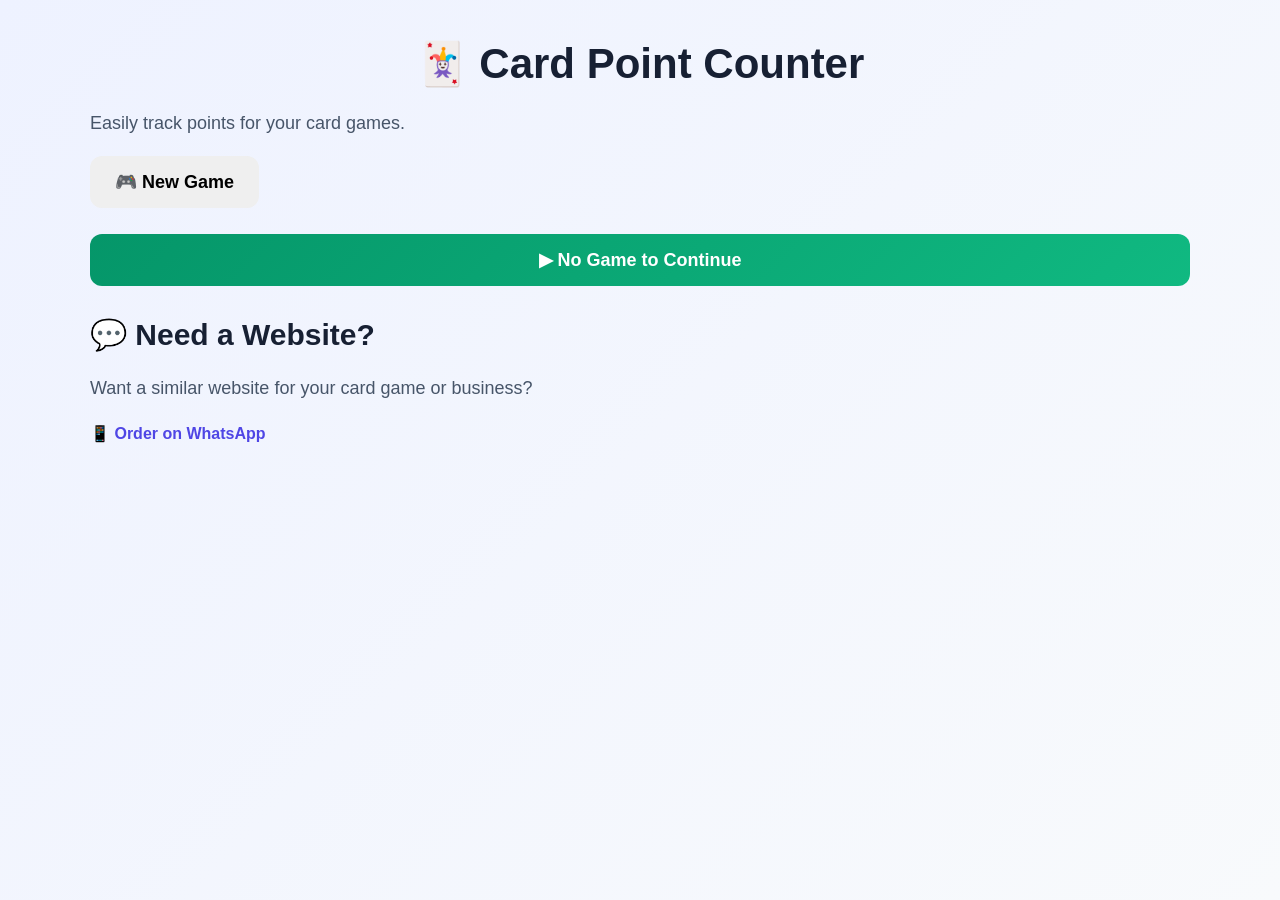
<file: index.html>
<!DOCTYPE html>
<html lang="en">

<head>

    <meta charset="UTF-8">

    <meta
        name="viewport"
        content="width=device-width, initial-scale=1.0"
    >

    <title>Card Point Counter</title>

    <link
        rel="stylesheet"
        href="css/style.css"
    >

</head>


<body>

    <div class="container">

        <!-- TITLE -->

        <h1>🃏 Card Point Counter</h1>

        <p>
            Easily track points for your card games.
        </p>


        <!-- NEW GAME -->

        <button
            onclick="newGame()"
        >
            🎮 New Game
        </button>


        <br>
        <br>


        <!-- CONTINUE GAME -->

        <button
            id="continueBtn"
            class="continue-btn"
            onclick="continueGame()"
        >
            ▶ Continue Game
        </button>


        <br>
        <br>


        <!-- WHATSAPP ORDER -->

        <div class="order-box">

            <h2>💬 Need a Website?</h2>

            <p>
                Want a similar website for your
                card game or business?
            </p>


            <a
                class="whatsapp-btn"
                href="https://wa.me/917780686772?text=Hi%2C%20I%20want%20to%20order%20a%20website."
                target="_blank"
            >
                📱 Order on WhatsApp
            </a>

        </div>

    </div>


    <script>

        // ========================================
        // NEW GAME
        // ========================================

        function newGame() {

            /*
             * Remove the previous game.
             * This allows a completely new game
             * to start.
             */

            localStorage.removeItem(
                "cardGame"
            );


            // Open setup page
            window.location.href =
                "setup.html";
        }


        // ========================================
        // CONTINUE GAME
        // ========================================

        function continueGame() {

            const savedGame =
                localStorage.getItem(
                    "cardGame"
                );


            if (!savedGame) {

                alert(
                    "No saved game found. Please start a new game."
                );

                return;
            }


            // Open existing game
            window.location.href =
                "game.html";
        }


        // ========================================
        // CHECK SAVED GAME
        // ========================================

        window.addEventListener(
            "DOMContentLoaded",
            function () {

                const savedGame =
                    localStorage.getItem(
                        "cardGame"
                    );


                const continueBtn =
                    document.getElementById(
                        "continueBtn"
                    );


                // If no saved game
                if (!savedGame) {

                    continueBtn.disabled =
                        true;

                    continueBtn.textContent =
                        "▶ No Game to Continue";

                }

            }
        );

    </script>

</body>

</html>
</file>
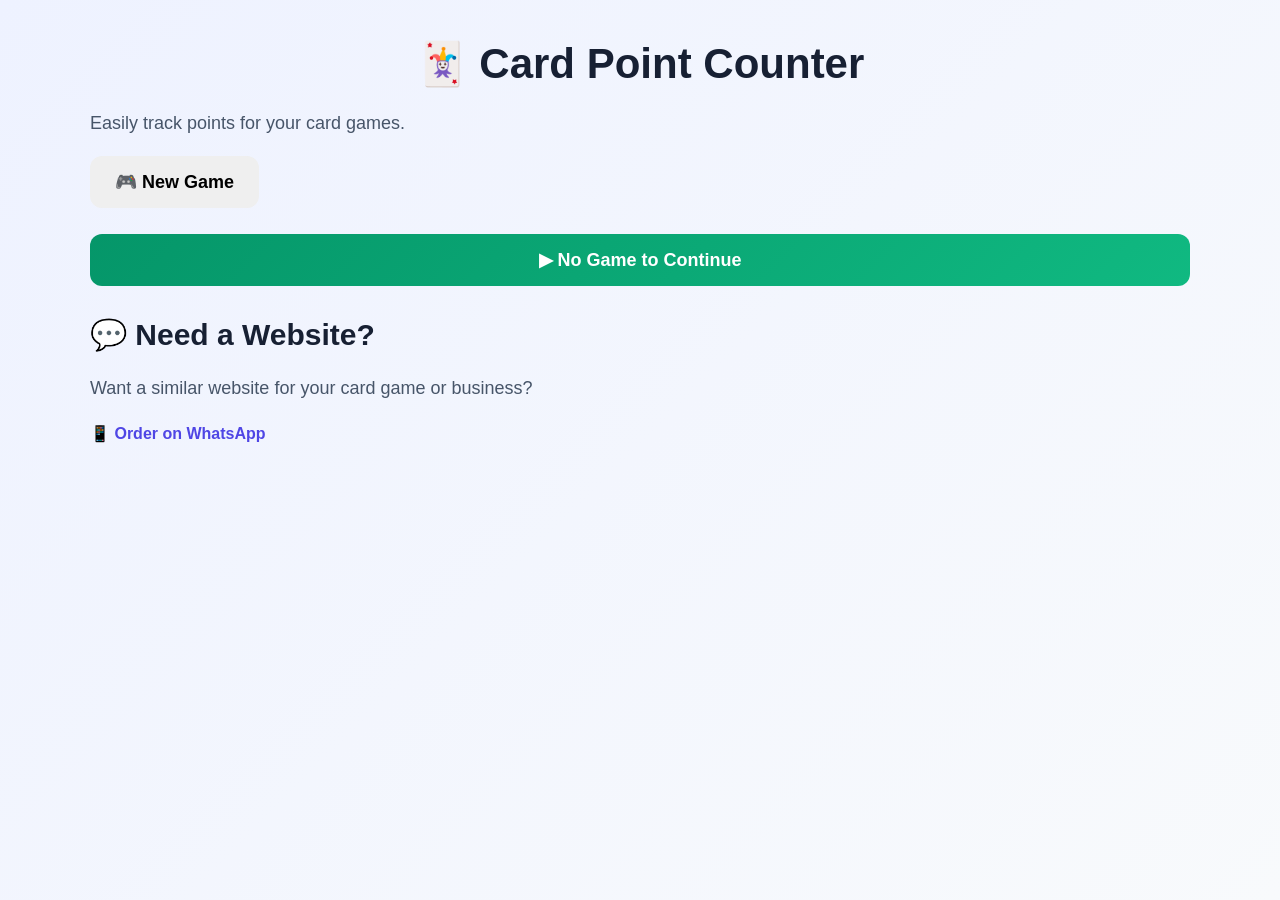
<file: game.html>
<!DOCTYPE html>
<html lang="en">

<head>

    <meta charset="UTF-8">

    <meta
        name="viewport"
        content="width=device-width, initial-scale=1.0"
    >

    <title>Card Game</title>

    <link
        rel="stylesheet"
        href="css/style.css"
    >

</head>


<body>

    <div class="game-container">


        <!-- GAME HEADER -->

        <div class="game-header">

            <div>

                <h1>
                    🃏
                    <span id="gameTitle">
                        Card Game
                    </span>
                </h1>

                <p>
                    Maximum:
                    <strong>
                        <span id="maxPoints">
                            0
                        </span>
                    </strong>
                    points
                </p>

            </div>


            <div class="round-display">

                Round
                <strong>
                    <span id="roundNumber">
                        1
                    </span>
                </strong>

            </div>

        </div>



        <!-- SCORE ENTRY -->

        <div class="card">

            <h2>Enter Round Score</h2>

            <p>
                Enter the points for this round.
            </p>


            <div id="scoreInputs"></div>


            <button id="addRoundBtn">
                ➕ Add Round
            </button>

        </div>



        <!-- ADD PLAYER -->

        <div class="card">

            <h2>➕ Add Player</h2>

            <p>
                Add a new player during the game.
            </p>


            <div class="form-group">

                <label>
                    Player Name
                </label>

                <input
                    type="text"
                    id="newPlayerName"
                    placeholder="Enter player name"
                >

            </div>


            <div class="form-group">

                <label>
                    Initial Score
                </label>

                <input
                    type="number"
                    id="newPlayerScore"
                    placeholder="Enter initial score"
                    min="0"
                >

            </div>


            <button id="addPlayerBtn">
                Add Player
            </button>

        </div>



        <!-- LEADERBOARD -->

        <div class="card">

            <h2>🏆 Leaderboard</h2>

            <div id="leaderboard"></div>

        </div>



        <!-- ROUND HISTORY -->

        <div class="card">

            <div class="history-header">

                <div>

                    <h2>📜 Round History</h2>

                    <p>
                        Only the latest 2 rounds can be edited.
                    </p>

                </div>

            </div>


            <div id="roundHistory"></div>

        </div>



        <!-- END GAME -->

        <div class="card">

            <button
                class="end-game-btn"
                onclick="endGame()"
            >
                🏁 End Game
            </button>

        </div>


    </div>


    <script src="js/game.js"></script>

</body>

</html>
</file>
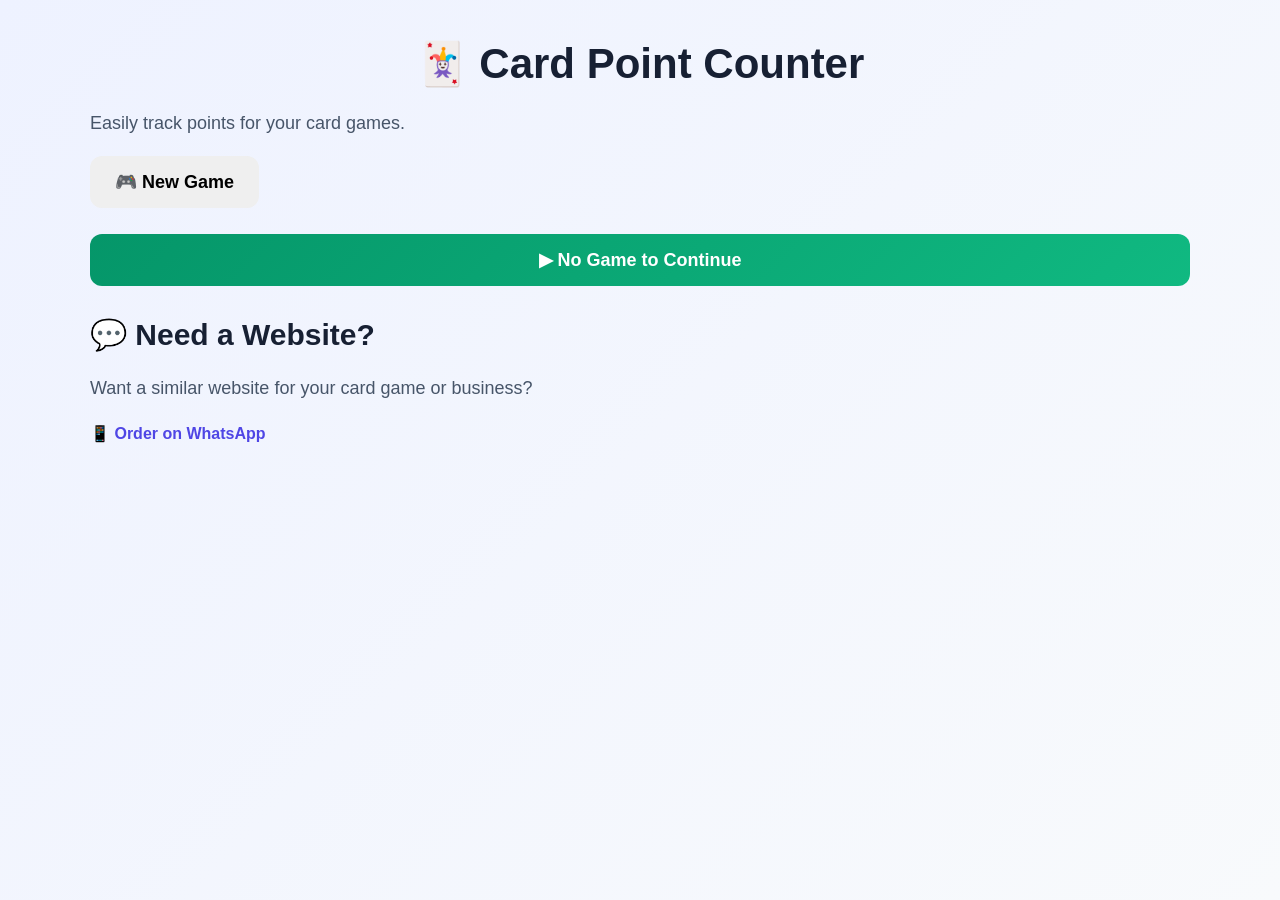
<file: result.html>
<!DOCTYPE html>
<html lang="en">

<head>

    <meta charset="UTF-8">

    <meta
        name="viewport"
        content="width=device-width, initial-scale=1.0"
    >

    <title>Game Result</title>

    <link rel="stylesheet" href="css/style.css">

</head>

<body>

    <div class="container">

        <h1>🏆 Game Over!</h1>

        <h2 id="winner"></h2>

        <div id="finalScores"></div>

        <br>

        <button onclick="newGame()">
            New Game
        </button>

    </div>

    <script src="js/result.js"></script>

</body>

</html>
</file>
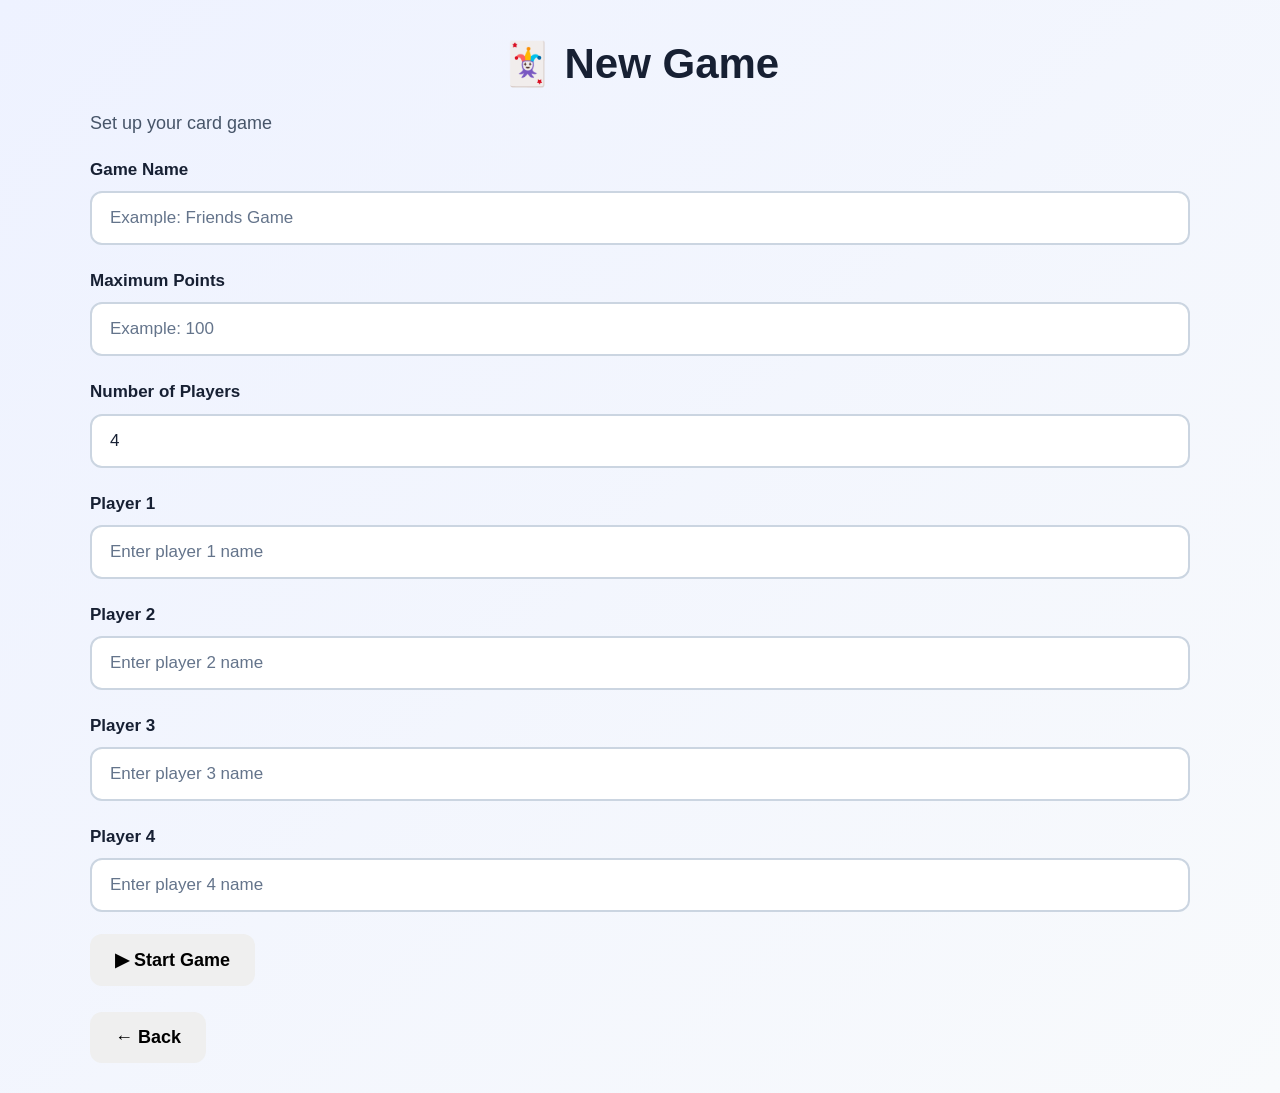
<file: setup.html>
<!DOCTYPE html>
<html lang="en">

<head>
    <meta charset="UTF-8">

    <meta
        name="viewport"
        content="width=device-width, initial-scale=1.0"
    >

    <title>New Game - Card Point Counter</title>

    <link
        rel="stylesheet"
        href="css/style.css"
    >
</head>


<body>

    <div class="container">

        <h1>🃏 New Game</h1>

        <p>
            Set up your card game
        </p>


        <!-- GAME NAME -->

        <div class="form-group">

            <label for="gameName">
                Game Name
            </label>

            <input
                type="text"
                id="gameName"
                placeholder="Example: Friends Game"
            >

        </div>


        <!-- MAXIMUM POINTS -->

        <div class="form-group">

            <label for="maxPoints">
                Maximum Points
            </label>

            <input
                type="number"
                id="maxPoints"
                placeholder="Example: 100"
                min="1"
            >

        </div>


        <!-- NUMBER OF PLAYERS -->

        <div class="form-group">

            <label for="playerCount">
                Number of Players
            </label>

            <input
                type="number"
                id="playerCount"
                value="4"
                min="2"
                max="50"
                placeholder="Enter number of players"
            >

        </div>


        <!-- PLAYERS -->

        <div id="playersContainer"></div>


        <!-- START GAME -->

        <button id="startGameBtn">
            ▶ Start Game
        </button>


        <br>
        <br>


        <!-- BACK -->

        <button
            class="secondary-btn"
            onclick="goHome()"
        >
            ← Back
        </button>

    </div>


    <script src="js/setup.js"></script>

</body>

</html>
</file>
<file: css/style.css>
/* =========================================================
   CARD POINT COUNTER
   Modern Card Game UI
   ========================================================= */

/* =========================================================
   GLOBAL
   ========================================================= */

* {
    box-sizing: border-box;
    margin: 0;
    padding: 0;
}

html {
    scroll-behavior: smooth;
}

body {
    min-height: 100vh;
    font-family: "Segoe UI", Arial, sans-serif;
    background: linear-gradient(135deg, #eef2ff 0%, #f8fafc 100%);
    color: #172033;
    padding: 30px;
    line-height: 1.6;
}

/* Main page width */
.container {
    width: 100%;
    max-width: 1100px;
    margin: 0 auto;
}

/* =========================================================
   HEADINGS
   ========================================================= */

h1,
h2,
h3,
h4,
h5,
h6 {
    color: #172033 !important;
    font-weight: 700;
}

h1 {
    font-size: 42px;
    font-weight: 800;
    text-align: center;
    margin-bottom: 12px;
}

h2 {
    font-size: 30px;
    margin-bottom: 15px;
}

h3 {
    font-size: 24px;
    margin-bottom: 12px;
}

p {
    color: #475569 !important;
    font-size: 18px;
    line-height: 1.6;
    margin-bottom: 18px;
}

/* =========================================================
   HEADER
   ========================================================= */

header {
    text-align: center;
    margin-bottom: 35px;
}

header h1 {
    color: #172033 !important;
}

header p {
    color: #475569 !important;
}

/* =========================================================
   EMOJI / ICONS
   ========================================================= */

.emoji,
.icon {
    display: inline-block;
    margin-right: 8px;
}

/* =========================================================
   BUTTONS
   ========================================================= */

button,
.btn {
    border: none;
    border-radius: 12px;
    padding: 15px 25px;
    font-family: inherit;
    font-size: 18px;
    font-weight: 700;
    cursor: pointer;
    transition: all 0.25s ease;
}

button:hover,
.btn:hover {
    transform: translateY(-2px);
    box-shadow: 0 8px 20px rgba(0, 0, 0, 0.15);
}

button:active,
.btn:active {
    transform: translateY(0);
}

/* New Game button */

.btn-primary,
.new-game-btn,
button.primary {
    width: 100%;
    background: linear-gradient(135deg, #4f46e5, #7c3aed);
    color: #ffffff !important;
}

/* Continue Game button */

.btn-success,
.continue-btn,
button.success {
    width: 100%;
    background: linear-gradient(135deg, #059669, #10b981);
    color: #ffffff !important;
}

/* Add Player button */

.btn-add,
.add-player-btn,
button.add-player {
    background: linear-gradient(135deg, #059669, #10b981);
    color: #ffffff !important;
}

/* Add Round button */

.btn-round,
.add-round-btn,
button.add-round {
    width: 100%;
    background: linear-gradient(135deg, #2563eb, #4f46e5);
    color: #ffffff !important;
}

/* General colored buttons */

button[type="submit"] {
    color: #ffffff !important;
}

/* =========================================================
   CARDS
   ========================================================= */

.card,
.section,
.game-card {
    background: #ffffff;
    color: #172033 !important;
    border-radius: 18px;
    padding: 25px;
    margin-bottom: 25px;
    border: 1px solid #e2e8f0;
    box-shadow: 0 8px 25px rgba(15, 23, 42, 0.08);
}

.card h1,
.card h2,
.card h3,
.card h4,
.section h1,
.section h2,
.section h3,
.section h4,
.game-card h1,
.game-card h2,
.game-card h3,
.game-card h4 {
    color: #172033 !important;
}

/* =========================================================
   FORMS
   ========================================================= */

form {
    width: 100%;
}

.form-group {
    margin-bottom: 22px;
}

label {
    display: block;
    color: #172033 !important;
    font-size: 17px;
    font-weight: 700;
    margin-bottom: 8px;
}

/* Inputs */

input,
select,
textarea {
    width: 100%;
    padding: 15px 18px;
    border: 2px solid #cbd5e1;
    border-radius: 12px;
    background: #ffffff !important;
    color: #172033 !important;
    font-family: inherit;
    font-size: 17px;
    outline: none;
}

input::placeholder,
textarea::placeholder {
    color: #64748b !important;
    opacity: 1;
}

input:focus,
select:focus,
textarea:focus {
    border-color: #4f46e5;
    box-shadow: 0 0 0 3px rgba(79, 70, 229, 0.15);
}

/* =========================================================
   PLAYER SECTION
   ========================================================= */

.player {
    background: #ffffff;
    color: #172033 !important;
    border-radius: 16px;
    padding: 20px;
    margin-bottom: 15px;
    border: 1px solid #e2e8f0;
    box-shadow: 0 5px 15px rgba(15, 23, 42, 0.06);
}

.player h3 {
    color: #172033 !important;
}

.player p {
    color: #475569 !important;
}

/* Player name */

.player-name {
    color: #172033 !important;
    font-weight: 700;
}

/* Player score */

.player-score {
    color: #172033 !important;
    font-size: 24px;
    font-weight: 800;
}

/* =========================================================
   SCORE
   ========================================================= */

.score {
    color: #172033 !important;
    font-size: 32px;
    font-weight: 800;
}

.score-positive {
    color: #15803d !important;
}

.score-negative {
    color: #dc2626 !important;
}

/* =========================================================
   LEADERBOARD
   ========================================================= */

.leaderboard {
    background: #ffffff;
    color: #172033 !important;
    border-radius: 18px;
    padding: 25px;
    margin-top: 25px;
    border: 1px solid #e2e8f0;
    box-shadow: 0 8px 25px rgba(15, 23, 42, 0.08);
}

.leaderboard h2,
.leaderboard h3 {
    color: #172033 !important;
}

.leaderboard-item {
    background: #f8fafc;
    color: #172033 !important;
    padding: 18px;
    border-radius: 12px;
    margin-bottom: 10px;
    font-weight: 600;
    border: 1px solid #e2e8f0;
}

/* =========================================================
   TABLE
   ========================================================= */

table {
    width: 100%;
    border-collapse: collapse;
    background: #ffffff;
    color: #172033 !important;
    border-radius: 15px;
    overflow: hidden;
}

thead {
    background: #172033;
}

th {
    background: #172033;
    color: #ffffff !important;
    padding: 15px;
    text-align: left;
    font-size: 16px;
}

td {
    color: #172033 !important;
    padding: 15px;
    border-bottom: 1px solid #e2e8f0;
}

tr:nth-child(even) {
    background: #f8fafc;
}

tr:hover {
    background: #eef2ff;
}

/* =========================================================
   ROUND SECTION
   ========================================================= */

.round {
    background: #ffffff;
    color: #172033 !important;
    border-radius: 16px;
    padding: 20px;
    margin-bottom: 20px;
    border: 1px solid #e2e8f0;
}

.round h3 {
    color: #172033 !important;
}

/* =========================================================
   WEBSITE PROMOTION SECTION
   ========================================================= */

.website-section {
    background: linear-gradient(135deg, #ecfdf5, #dcfce7);
    border: 1px solid #86efac;
    border-radius: 20px;
    padding: 35px;
    margin-top: 40px;
    text-align: center;
}

.website-section h2 {
    color: #166534 !important;
}

.website-section p {
    color: #475569 !important;
}

.website-section button {
    background: #16a34a;
    color: #ffffff !important;
}

/* If your HTML uses another common class */

.promotion,
.ad-section,
.contact-section {
    color: #172033 !important;
}

.promotion h2,
.ad-section h2,
.contact-section h2 {
    color: #166534 !important;
}

.promotion p,
.ad-section p,
.contact-section p {
    color: #475569 !important;
}

/* =========================================================
   LINKS
   ========================================================= */

a {
    color: #4f46e5;
    text-decoration: none;
    font-weight: 600;
}

a:hover {
    color: #3730a3;
    text-decoration: underline;
}

/* =========================================================
   LISTS
   ========================================================= */

ul,
ol {
    color: #172033 !important;
}

li {
    color: #172033 !important;
    margin-bottom: 6px;
}

/* =========================================================
   SPAN / TEXT
   ========================================================= */

span {
    color: inherit;
}

.text-dark {
    color: #172033 !important;
}

.text-light {
    color: #475569 !important;
}

.text-white {
    color: #ffffff !important;
}

/* =========================================================
   ALERT / MESSAGE
   ========================================================= */

.alert {
    padding: 15px 20px;
    border-radius: 12px;
    margin-bottom: 20px;
    font-weight: 600;
}

.success-message {
    background: #dcfce7;
    color: #166534 !important;
    border: 1px solid #86efac;
}

.error-message {
    background: #fee2e2;
    color: #991b1b !important;
    border: 1px solid #fca5a5;
}

.info-message {
    background: #dbeafe;
    color: #1e40af !important;
    border: 1px solid #93c5fd;
}

/* =========================================================
   NAVIGATION
   ========================================================= */

nav {
    background: #ffffff;
    border-radius: 15px;
    padding: 15px 20px;
    margin-bottom: 30px;
    border: 1px solid #e2e8f0;
}

nav a {
    color: #172033 !important;
    margin-right: 20px;
}

/* =========================================================
   FOOTER
   ========================================================= */

footer {
    text-align: center;
    margin-top: 40px;
    padding: 25px;
}

footer p {
    color: #64748b !important;
    font-size: 14px;
}

/* =========================================================
   HIDDEN ELEMENTS
   ========================================================= */

.hidden {
    display: none !important;
}

/* =========================================================
   RESPONSIVE DESIGN
   ========================================================= */

@media (max-width: 768px) {

    body {
        padding: 15px;
    }

    h1 {
        font-size: 32px;
    }

    h2 {
        font-size: 25px;
    }

    h3 {
        font-size: 21px;
    }

    p {
        font-size: 16px;
    }

    button,
    .btn {
        width: 100%;
        font-size: 16px;
        padding: 14px 18px;
    }

    .card,
    .section,
    .game-card {
        padding: 18px;
    }

    .website-section {
        padding: 25px 18px;
    }

    table {
        font-size: 14px;
    }

    th,
    td {
        padding: 10px;
    }
}

/* =========================================================
   FINAL TEXT VISIBILITY OVERRIDES
   ========================================================= */

h1,
h2,
h3,
h4,
h5,
h6,
label {
    color: #172033 !important;
}

p {
    color: #475569 !important;
}

input,
textarea,
select {
    color: #172033 !important;
}

input::placeholder,
textarea::placeholder {
    color: #64748b !important;
}
</file>
